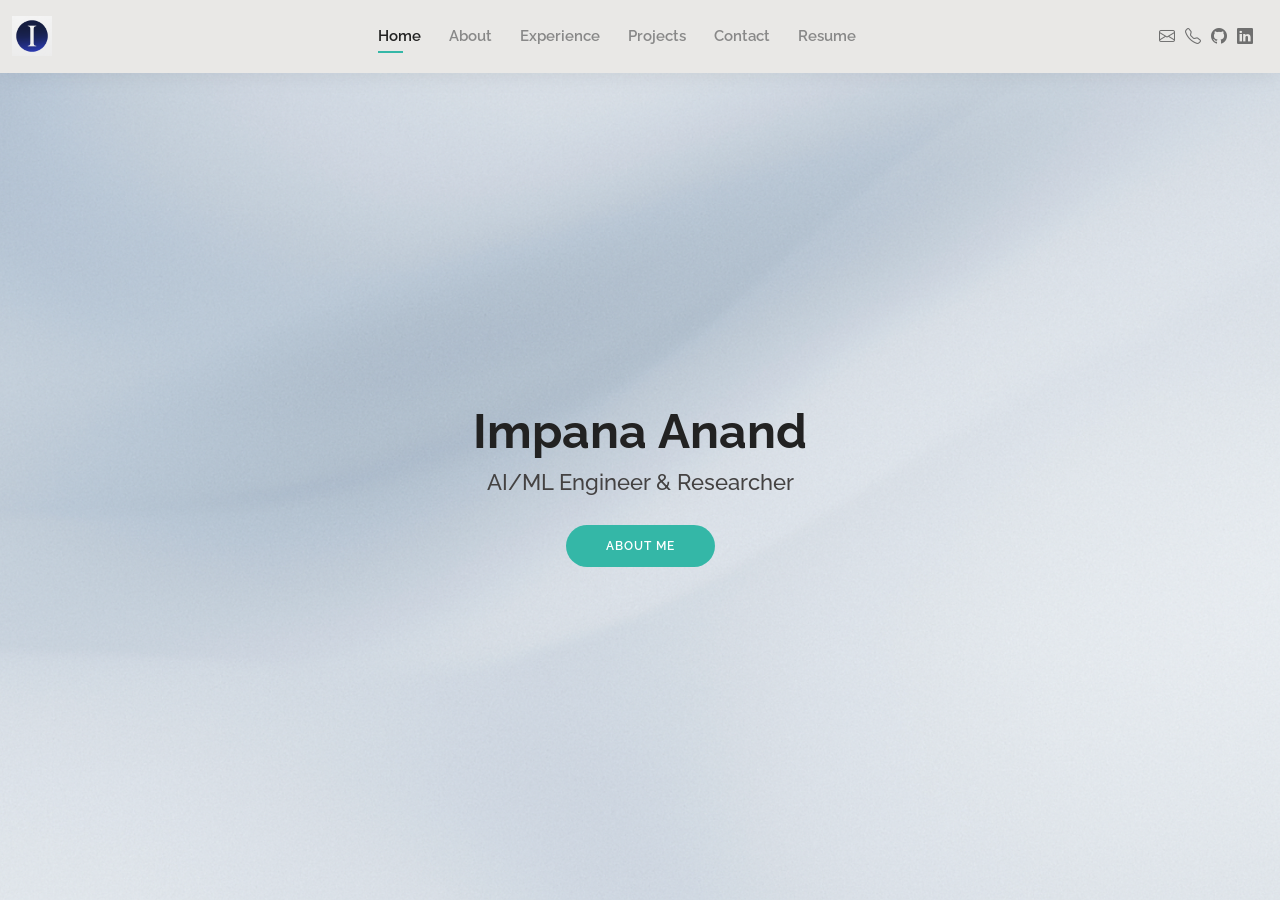
<file: index.html>
<!DOCTYPE html>
<html lang="en">

<head>
  <meta charset="utf-8">
  <meta content="width=device-width, initial-scale=1.0" name="viewport">

  <title>Impana Anand - Portfolio</title>
  <meta content="Portfolio of Impana Anand, AI/ML Engineer" name="description">
  <meta content="AI, Machine Learning, Deep Learning, NLP, Generative AI, Portfolio" name="keywords">

  <link href="assets/img/favicon.png" rel="icon">
  <link href="assets/img/apple-touch-icon.png" rel="apple-touch-icon">

  <link href="https://fonts.googleapis.com/css?family=Open+Sans:300,300i,400,400i,600,600i,700,700i|Raleway:300,300i,400,400i,500,500i,600,600i,700,700i|Poppins:300,300i,400,400i,500,500i,600,600i,700,700i" rel="stylesheet">

  <link href="assets/vendor/aos/aos.css" rel="stylesheet">
  <link href="assets/vendor/bootstrap/css/bootstrap.min.css" rel="stylesheet">
  <link href="assets/vendor/bootstrap-icons/bootstrap-icons.css" rel="stylesheet">
  <link href="assets/vendor/boxicons/css/boxicons.min.css" rel="stylesheet">
  <link href="assets/vendor/glightbox/css/glightbox.min.css" rel="stylesheet">
  <link href="assets/vendor/swiper/swiper-bundle.min.css" rel="stylesheet">

  <link href="assets/css/style.css" rel="stylesheet">
</head>

<body>

  <header id="header" class="fixed-top">
    <div class="container-fluid d-flex justify-content-between align-items-center">

      <a href="index.html" class="logo"><img src="assets/img/favicon.png" alt="" class="img-fluid"></a>

      <nav id="navbar" class="navbar order-last order-lg-0">
        <ul>
          <li><a class="active" href="index.html">Home</a></li>
          <li><a href="about.html">About</a></li>
          <li><a href="experience.html">Experience</a></li>
          <li><a href="projects.html">Projects</a></li>
          <li><a href="contact.html">Contact</a></li>
          <li><a href="Impana_Anand_Resume.pdf">Resume</a></li>
        </ul>
        <i class="bi bi-list mobile-nav-toggle"></i>
      </nav>

      <div class="header-social-links">
        <a href="mailto:impanaashok@gmail.com" class="email"><i class="bi bi-envelope"></i></a>
        <a href="tel:+917411734573" class="telephone"><i class="bi bi-telephone"></i></a>
        <a href="https://github.com/IMPANAANAND" class="github"><i class="bi bi-github"></i></a>
        <a href="https://www.linkedin.com/in/impana-anand-a6626a228/" class="linkedin"><i class="bi bi-linkedin"></i></a>
      </div>

    </div>
  </header>

  <section id="hero" class="d-flex align-items-center">
    <div class="container d-flex flex-column align-items-center" data-aos="zoom-in" data-aos-delay="100">
      <h1>Impana Anand</h1>
      <h2>AI/ML Engineer & Researcher</h2>
      <a href="about.html" class="btn-about">About Me</a>
    </div>
  </section>

  <div id="preloader"></div>
  <a href="#" class="back-to-top d-flex align-items-center justify-content-center"><i class="bi bi-arrow-up-short"></i></a>

  <script src="assets/vendor/purecounter/purecounter_vanilla.js"></script>
  <script src="assets/vendor/aos/aos.js"></script>
  <script src="assets/vendor/bootstrap/js/bootstrap.bundle.min.js"></script>
  <script src="assets/vendor/glightbox/js/glightbox.min.js"></script>
  <script src="assets/vendor/isotope-layout/isotope.pkgd.min.js"></script>
  <script src="assets/vendor/swiper/swiper-bundle.min.js"></script>
  <script src="assets/vendor/waypoints/noframework.waypoints.js"></script>
  <script src="assets/vendor/php-email-form/validate.js"></script>

  <script src="assets/js/main.js"></script>

</body>

</html>
</file>
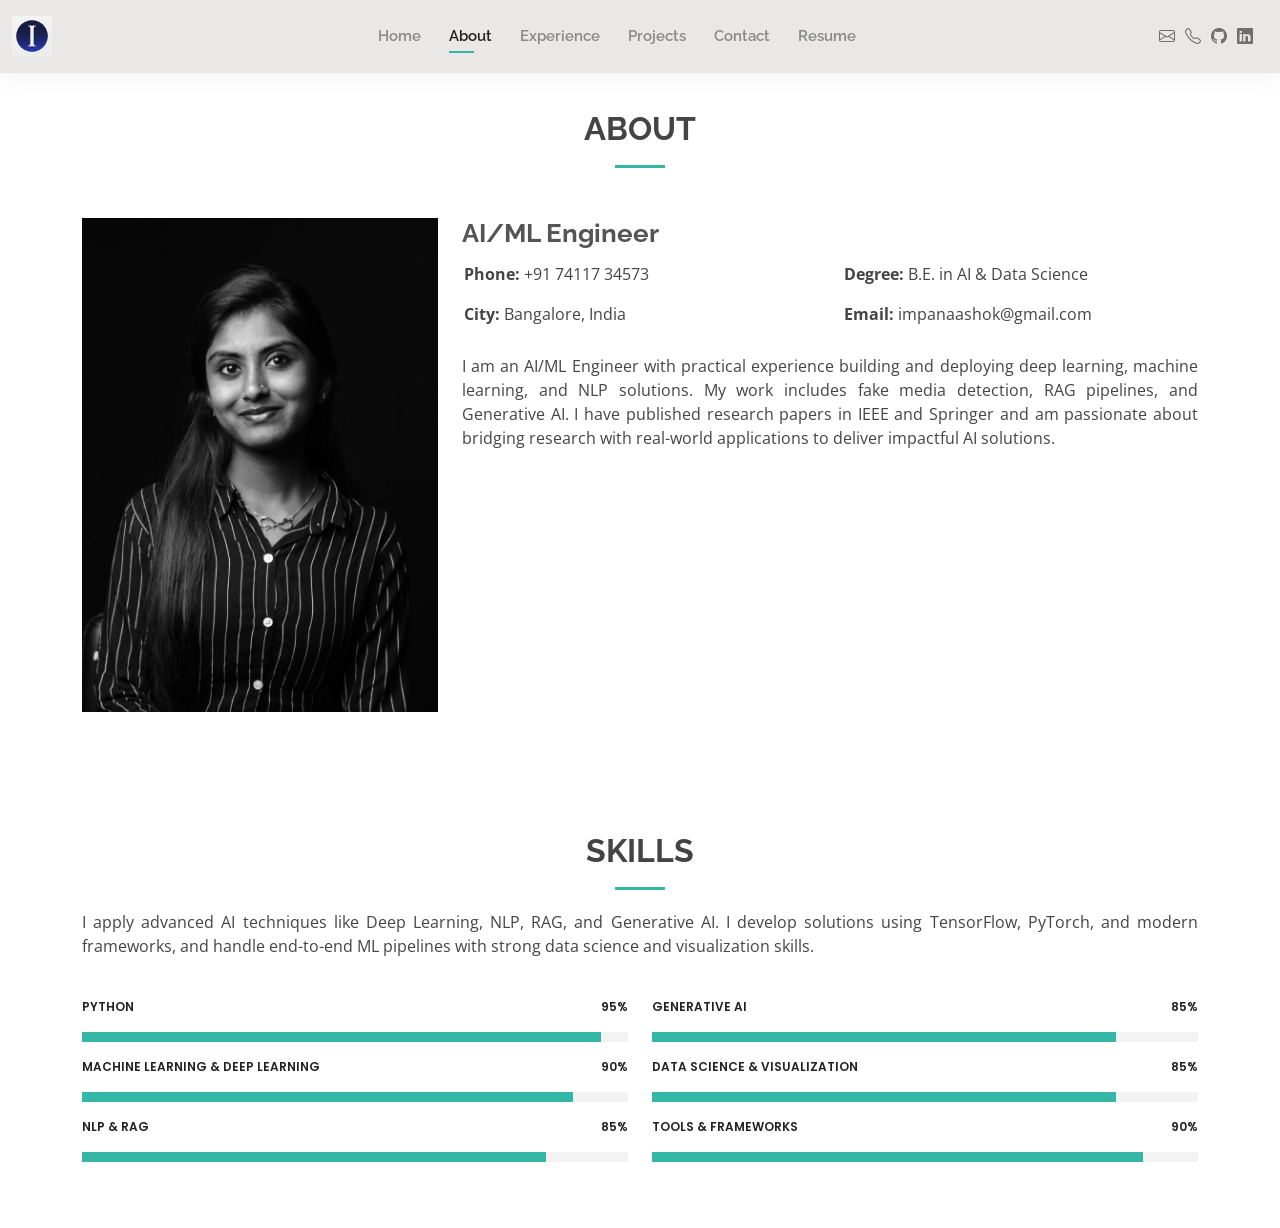
<file: about.html>
<!DOCTYPE html>
<html lang="en">

<head>
  <meta charset="utf-8">
  <meta content="width=device-width, initial-scale=1.0" name="viewport">

  <title>About - Impana Anand</title>
  <meta content="AI/ML Engineer Portfolio" name="description">
  <meta content="AI, ML, Deep Learning, NLP, RAG, Generative AI" name="keywords">

  <link href="assets/img/favicon.png" rel="icon">
  <link href="assets/img/apple-touch-icon.png" rel="apple-touch-icon">

  <link href="https://fonts.googleapis.com/css?family=Open+Sans:300,300i,400,400i,600,600i,700,700i|Raleway:300,300i,400,400i,500,500i,600,600i,700,700i|Poppins:300,300i,400,400i,500,500i,600,600i,700,700i" rel="stylesheet">

  <link href="assets/vendor/aos/aos.css" rel="stylesheet">
  <link href="assets/vendor/bootstrap/css/bootstrap.min.css" rel="stylesheet">
  <link href="assets/vendor/bootstrap-icons/bootstrap-icons.css" rel="stylesheet">
  <link href="assets/vendor/boxicons/css/boxicons.min.css" rel="stylesheet">
  <link href="assets/vendor/glightbox/css/glightbox.min.css" rel="stylesheet">
  <link href="assets/vendor/swiper/swiper-bundle.min.css" rel="stylesheet">

  <link href="assets/css/style.css" rel="stylesheet">
</head>

<body>

  <header id="header" class="fixed-top">
    <div class="container-fluid d-flex justify-content-between align-items-center">

      <a href="index.html" class="logo"><img src="assets/img/favicon.png" alt="" class="img-fluid"></a>

      <nav id="navbar" class="navbar order-last order-lg-0">
        <ul>
          <li><a href="index.html">Home</a></li>
          <li><a class="active" href="about.html">About</a></li>
          <li><a href="experience.html">Experience</a></li>
          <li><a href="projects.html">Projects</a></li>
          <li><a href="contact.html">Contact</a></li>
          <li><a href="Impana_Anand_Resume.pdf">Resume</a></li>
        </ul>
        <i class="bi bi-list mobile-nav-toggle"></i>
      </nav>

      <div class="header-social-links">
        <a href="mailto:impanaashok@gmail.com" class="email"><i class="bi bi-envelope"></i></a>
        <a href="tel:+917411734573" class="telephone"><i class="bi bi-telephone"></i></a>
        <a href="https://github.com/IMPANAANAND" class="github"><i class="bi bi-github"></i></a>
        <a href="https://www.linkedin.com/in/impana-anand-a6626a228/" class="linkedin"><i class="bi bi-linkedin"></i></a>
      </div>

    </div>
  </header>

  <main id="main">

    <section id="about" class="about">
      <div class="container" data-aos="fade-up">

        <div class="section-title">
          <h2>About</h2>
        </div>

        <div class="row">
          <div class="col-lg-4">
            <img src="assets/img/Profile_Pic.JPG" class="img-fluid" alt="Impana Anand">
          </div>
          
          <div class="col-lg-8 pt-4 pt-lg-0 content">
            <h3>AI/ML Engineer</h3>
            
            <div class="row">
              <div class="col-lg-6">
                <ul>
                  <li><i class="bi bi-rounded-right"></i> <strong>Phone:</strong> +91 74117 34573</li>
                  <li><i class="bi bi-rounded-right"></i> <strong>City:</strong> Bangalore, India</li>
                </ul>
              </div>
              <div class="col-lg-6">
                <ul>
                  <li><i class="bi bi-rounded-right"></i> <strong>Degree:</strong> B.E. in AI & Data Science</li>
                  <li><i class="bi bi-rounded-right"></i> <strong>Email:</strong> impanaashok@gmail.com</li>
                </ul>
              </div>
            </div>
            <p>I am an AI/ML Engineer with practical experience building and deploying deep learning, machine learning, and NLP solutions. My work includes fake media detection, RAG pipelines, and Generative AI. I have published research papers in IEEE and Springer and am passionate about bridging research with real-world applications to deliver impactful AI solutions.</p>
          </div>
        </div>

      </div>
    </section>

    <section id="skills" class="skills">
      <div class="container">

        <div class="section-title">
          <h2>Skills</h2>
          <p>I apply advanced AI techniques like Deep Learning, NLP, RAG, and Generative AI. I develop solutions using TensorFlow, PyTorch, and modern frameworks, and handle end-to-end ML pipelines with strong data science and visualization skills.</p>
        </div>

        <div class="row skills-content">

          <div class="col-lg-6">

            <div class="progress">
              <span class="skill"> Python <i class="val">95%</i></span>
              <div class="progress-bar-wrap">
                <div class="progress-bar" role="progressbar" aria-valuenow="95" aria-valuemin="0" aria-valuemax="100"></div>
              </div>
            </div>

            <div class="progress">
              <span class="skill"> Machine Learning & Deep Learning <i class="val">90%</i></span>
              <div class="progress-bar-wrap">
                <div class="progress-bar" role="progressbar" aria-valuenow="90" aria-valuemin="0" aria-valuemax="100"></div>
              </div>
            </div>

            <div class="progress">
              <span class="skill"> NLP & RAG <i class="val">85%</i></span>
              <div class="progress-bar-wrap">
                <div class="progress-bar" role="progressbar" aria-valuenow="85" aria-valuemin="0" aria-valuemax="100"></div>
              </div>
            </div>

          </div>

          <div class="col-lg-6">

            <div class="progress">
              <span class="skill"> Generative AI <i class="val">85%</i></span>
              <div class="progress-bar-wrap">
                <div class="progress-bar" role="progressbar" aria-valuenow="85" aria-valuemin="0" aria-valuemax="100"></div>
              </div>
            </div>

            <div class="progress">
              <span class="skill"> Data Science & Visualization <i class="val">85%</i></span>
              <div class="progress-bar-wrap">
                <div class="progress-bar" role="progressbar" aria-valuenow="85" aria-valuemin="0" aria-valuemax="100"></div>
              </div>
            </div>

            <div class="progress">
              <span class="skill"> Tools & Frameworks <i class="val">90%</i></span>
              <div class="progress-bar-wrap">
                <div class="progress-bar" role="progressbar" aria-valuenow="90" aria-valuemin="0" aria-valuemax="100"></div>
              </div>
            </div>

          </div>

        </div>

      </div>
    </section>

  <div id="preloader"></div>
  <a href="#" class="back-to-top d-flex align-items-center justify-content-center"><i class="bi bi-arrow-up-short"></i></a>

  <script src="assets/vendor/purecounter/purecounter_vanilla.js"></script>
  <script src="assets/vendor/aos/aos.js"></script>
  <script src="assets/vendor/bootstrap/js/bootstrap.bundle.min.js"></script>
  <script src="assets/vendor/glightbox/js/glightbox.min.js"></script>
  <script src="assets/vendor/isotope-layout/isotope.pkgd.min.js"></script>
  <script src="assets/vendor/swiper/swiper-bundle.min.js"></script>
  <script src="assets/vendor/waypoints/noframework.waypoints.js"></script>
  <script src="assets/vendor/php-email-form/validate.js"></script>

  <script src="assets/js/main.js"></script>

</body>

</html>
</file>
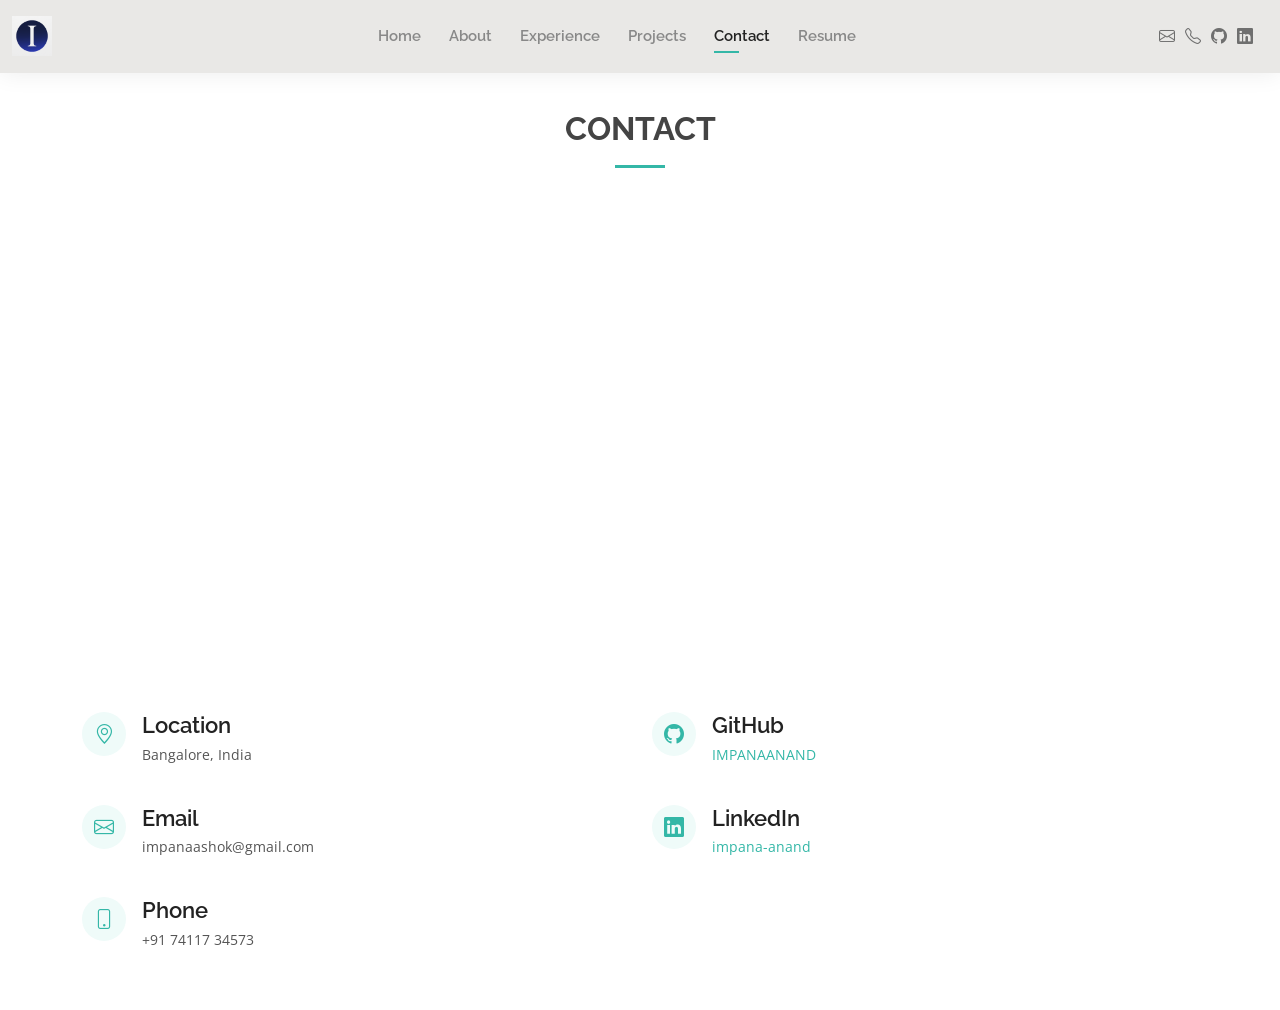
<file: contact.html>
<!DOCTYPE html>
<html lang="en">

<head>
  <meta charset="utf-8">
  <meta content="width=device-width, initial-scale=1.0" name="viewport">

  <title>Contact - Impana Anand</title>
  <meta content="" name="description">
  <meta content="" name="keywords">

  <link href="assets/img/favicon.png" rel="icon">
  <link href="assets/img/apple-touch-icon.png" rel="apple-touch-icon">

  <link href="https://fonts.googleapis.com/css?family=Open+Sans:300,300i,400,400i,600,600i,700,700i|Raleway:300,300i,400,400i,500,500i,600,600i,700,700i|Poppins:300,300i,400,400i,500,500i,600,600i,700,700i" rel="stylesheet">

  <link href="assets/vendor/aos/aos.css" rel="stylesheet">
  <link href="assets/vendor/bootstrap/css/bootstrap.min.css" rel="stylesheet">
  <link href="assets/vendor/bootstrap-icons/bootstrap-icons.css" rel="stylesheet">
  <link href="assets/vendor/boxicons/css/boxicons.min.css" rel="stylesheet">
  <link href="assets/vendor/glightbox/css/glightbox.min.css" rel="stylesheet">
  <link href="assets/vendor/swiper/swiper-bundle.min.css" rel="stylesheet">

  <link href="assets/css/style.css" rel="stylesheet">

</head>

<body>

  <header id="header" class="fixed-top">
    <div class="container-fluid d-flex justify-content-between align-items-center">

      <a href="index.html" class="logo"><img src="assets/img/favicon.png" alt="" class="img-fluid"></a>

      <nav id="navbar" class="navbar order-last order-lg-0">
        <ul>
          <li><a href="index.html">Home</a></li>
          <li><a href="about.html">About</a></li>
          <li><a href="experience.html">Experience</a></li>
          <li><a href="projects.html">Projects</a></li>
          <li><a class="active" href="contact.html">Contact</a></li>
          <li><a href="Impana_Anand_Resume.pdf">Resume</a></li>
        </ul>
        <i class="bi bi-list mobile-nav-toggle"></i>
      </nav>

      <div class="header-social-links">
        <a href="mailto:impanaashok@gmail.com" class="email"><i class="bi bi-envelope"></i></a>
        <a href="tel:+917411734573" class="telephone"><i class="bi bi-telephone"></i></a>
        <a href="https://github.com/IMPANAANAND" class="github"><i class="bi bi-github"></i></a>
        <a href="https://www.linkedin.com/in/impana-anand-a6626a228/" class="linkedin"><i class="bi bi-linkedin"></i></a>
      </div>

    </div>

  </header>

  <main id="main">

    <section id="contact" class="contact">
      <div class="container" data-aos="fade-up">

        <div class="section-title">
          <h2>Contact</h2>
        </div>

        <div style="width: 100%">
          <iframe width="100%" height="400" frameborder="0" scrolling="no" marginheight="0" marginwidth="0"
            src="https://maps.google.com/maps?width=100%25&amp;height=400&amp;hl=en&amp;q=Bangalore,%20India+(Impana%20Anand)&amp;t=&amp;z=12&amp;ie=UTF8&amp;iwloc=B&amp;output=embed">
          </iframe>
        </div>

        <div class="row mt-5">

          <div class="col-lg-6">

            <div class="info">
              <div class="address">
                <i class="bi bi-geo-alt"></i>
                <h4>Location</h4>
                <p>Bangalore, India</p>
              </div>

              <div class="email">
                <i class="bi bi-envelope"></i>
                <h4>Email</h4>
                <p>impanaashok@gmail.com</p>
              </div>

              <div class="phone">
                <i class="bi bi-phone"></i>
                <h4>Phone</h4>
                <p>+91 74117 34573</p>
              </div>

            </div>

          </div>

          <div class="col-lg-6">

            <div class="info">
              <div class="github">
                <i class="bi bi-github"></i>
                <h4>GitHub</h4>
                <p><a href="https://github.com/IMPANAANAND">IMPANAANAND</a></p>
              </div>

              <div class="linkedin">
                <i class="bi bi-linkedin"></i>
                <h4>LinkedIn</h4>
                <p><a href="https://www.linkedin.com/in/impana-anand-a6626a228/">impana-anand</a></p>
              </div>

            </div>

          </div>

        </div>

      </div>
    </section>

  </main>

  <div id="preloader"></div>
  <a href="#" class="back-to-top d-flex align-items-center justify-content-center"><i
      class="bi bi-arrow-up-short"></i></a>

  <script src="assets/vendor/purecounter/purecounter_vanilla.js"></script>
  <script src="assets/vendor/aos/aos.js"></script>
  <script src="assets/vendor/bootstrap/js/bootstrap.bundle.min.js"></script>
  <script src="assets/vendor/glightbox/js/glightbox.min.js"></script>
  <script src="assets/vendor/isotope-layout/isotope.pkgd.min.js"></script>
  <script src="assets/vendor/swiper/swiper-bundle.min.js"></script>
  <script src="assets/vendor/waypoints/noframework.waypoints.js"></script>
  <script src="assets/vendor/php-email-form/validate.js"></script>

  <script src="assets/js/main.js"></script>

</body>

</html>
</file>
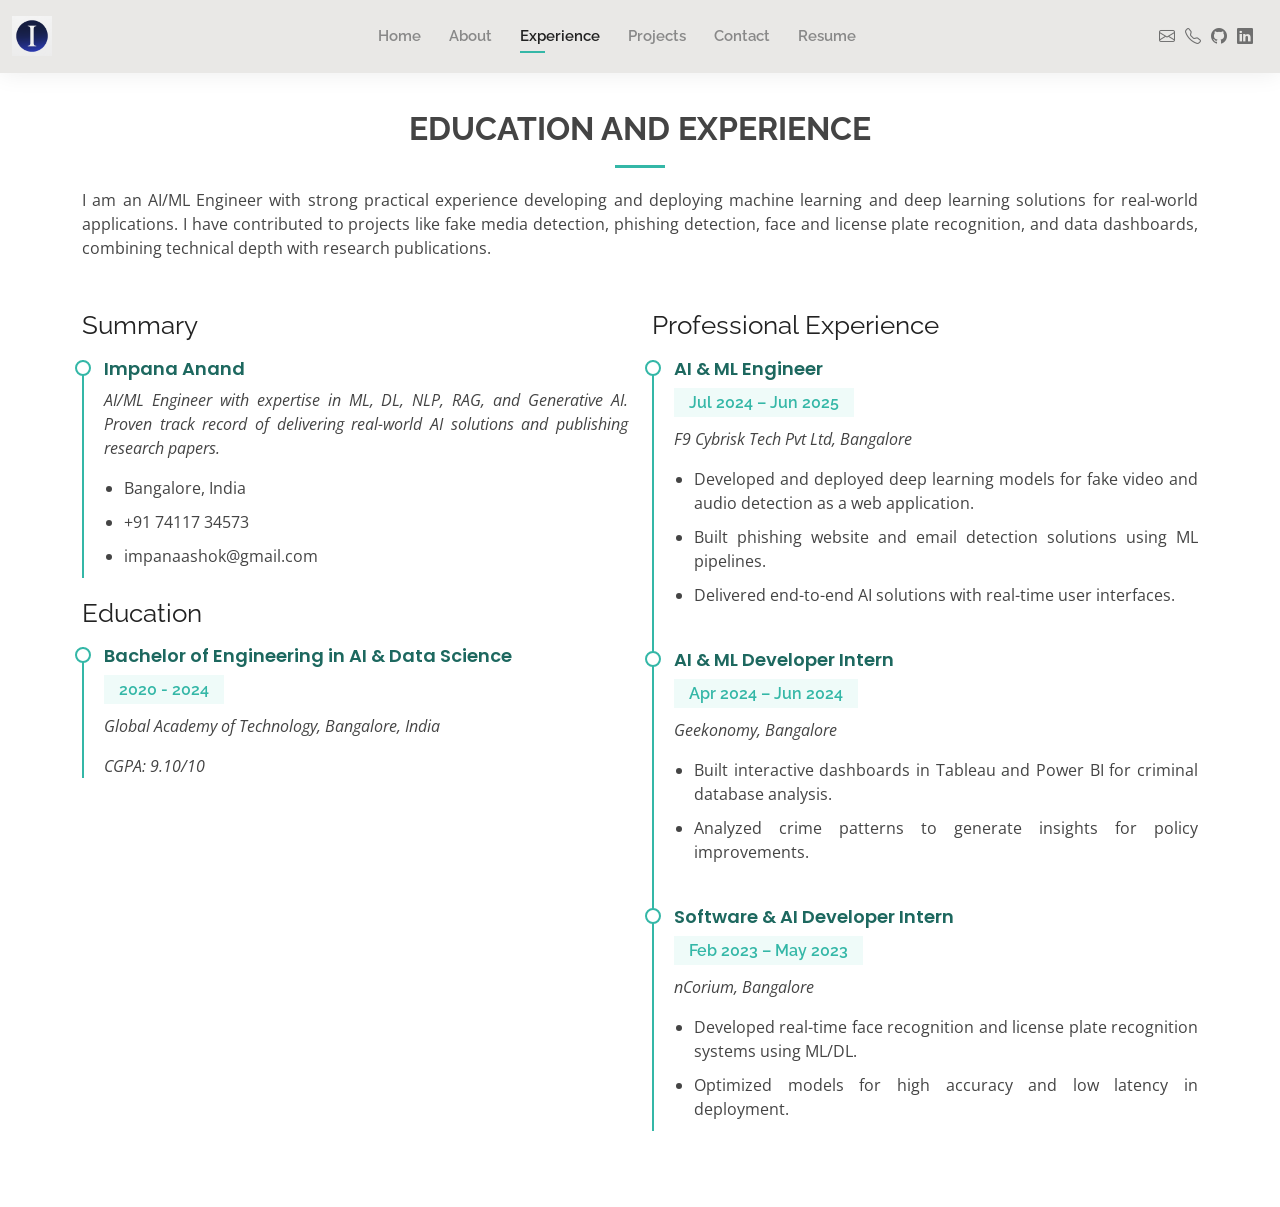
<file: experience.html>
<!DOCTYPE html>
<html lang="en">

<head>
  <meta charset="utf-8">
  <meta content="width=device-width, initial-scale=1.0" name="viewport">

  <title>Experience - Impana Anand</title>
  <meta content="AI/ML Engineer Experience Portfolio" name="description">
  <meta content="AI, Machine Learning, Deep Learning, NLP, RAG, Generative AI" name="keywords">

  <link href="assets/img/favicon.png" rel="icon">
  <link href="assets/img/apple-touch-icon.png" rel="apple-touch-icon">

  <link href="https://fonts.googleapis.com/css?family=Open+Sans:300,300i,400,400i,600,600i,700,700i|Raleway:300,300i,400,400i,500,500i,600,600i,700,700i|Poppins:300,300i,400,400i,500,500i,600,600i,700,700i" rel="stylesheet">

  <link href="assets/vendor/aos/aos.css" rel="stylesheet">
  <link href="assets/vendor/bootstrap/css/bootstrap.min.css" rel="stylesheet">
  <link href="assets/vendor/bootstrap-icons/bootstrap-icons.css" rel="stylesheet">
  <link href="assets/vendor/boxicons/css/boxicons.min.css" rel="stylesheet">
  <link href="assets/vendor/glightbox/css/glightbox.min.css" rel="stylesheet">
  <link href="assets/vendor/swiper/swiper-bundle.min.css" rel="stylesheet">

  <link href="assets/css/style.css" rel="stylesheet">
</head>

<body>

  <header id="header" class="fixed-top">
    <div class="container-fluid d-flex justify-content-between align-items-center">

      <a href="index.html" class="logo"><img src="assets/img/favicon.png" alt="" class="img-fluid"></a>

      <nav id="navbar" class="navbar order-last order-lg-0">
        <ul>
          <li><a href="index.html">Home</a></li>
          <li><a href="about.html">About</a></li>
          <li><a class="active" href="experience.html">Experience</a></li>
          <li><a href="projects.html">Projects</a></li>
          <li><a href="contact.html">Contact</a></li>
          <li><a href="Impana_Anand_Resume.pdf">Resume</a></li>
        </ul>
        <i class="bi bi-list mobile-nav-toggle"></i>
      </nav>

      <div class="header-social-links">
        <a href="mailto:impanaashok@gmail.com" class="email"><i class="bi bi-envelope"></i></a>
        <a href="tel:+917411734573" class="telephone"><i class="bi bi-telephone"></i></a>
        <a href="https://github.com/IMPANAANAND" class="github"><i class="bi bi-github"></i></a>
        <a href="https://www.linkedin.com/in/impana-anand-a6626a228/" class="linkedin"><i class="bi bi-linkedin"></i></a>
      </div>

    </div>
  </header>

  <main id="main">

    <section id="resume" class="resume">
      <div class="container" data-aos="fade-up">

        <div class="section-title">
          <h2>Education and Experience</h2>
          <p>I am an AI/ML Engineer with strong practical experience developing and deploying machine learning and deep learning solutions for real-world applications. I have contributed to projects like fake media detection, phishing detection, face and license plate recognition, and data dashboards, combining technical depth with research publications.</p>
        </div>

        <div class="row">
          <div class="col-lg-6">
            <h3 class="resume-title">Summary</h3>
            <div class="resume-item pb-0">
              <h4>Impana Anand</h4>
              <p><em>AI/ML Engineer with expertise in ML, DL, NLP, RAG, and Generative AI. Proven track record of delivering real-world AI solutions and publishing research papers.</em></p>
              <p>
              <ul>
                <li>Bangalore, India</li>
                <li>+91 74117 34573</li>
                <li>impanaashok@gmail.com</li>
              </ul>
              </p>
            </div>

            <h3 class="resume-title">Education</h3>
            <div class="resume-item">
              <h4>Bachelor of Engineering in AI & Data Science</h4>
              <h5>2020 - 2024</h5>
              <p><em>Global Academy of Technology, Bangalore, India</em></p>
              <p><em>CGPA: 9.10/10</em></p>
            </div>
          </div>

          <div class="col-lg-6">
            <h3 class="resume-title">Professional Experience</h3>
            <div class="resume-item">
              <h4>AI & ML Engineer</h4>
              <h5>Jul 2024 – Jun 2025</h5>
              <p><em>F9 Cybrisk Tech Pvt Ltd, Bangalore</em></p>
              <p>
              <ul>
                <li>Developed and deployed deep learning models for fake video and audio detection as a web application.</li>
                <li>Built phishing website and email detection solutions using ML pipelines.</li>
                <li>Delivered end-to-end AI solutions with real-time user interfaces.</li>
              </ul>
              </p>
            </div>

            <div class="resume-item">
              <h4>AI & ML Developer Intern</h4>
              <h5>Apr 2024 – Jun 2024</h5>
              <p><em>Geekonomy, Bangalore</em></p>
              <p>
              <ul>
                <li>Built interactive dashboards in Tableau and Power BI for criminal database analysis.</li>
                <li>Analyzed crime patterns to generate insights for policy improvements.</li>
              </ul>
              </p>
            </div>

            <div class="resume-item">
              <h4>Software & AI Developer Intern</h4>
              <h5>Feb 2023 – May 2023</h5>
              <p><em>nCorium, Bangalore</em></p>
              <p>
              <ul>
                <li>Developed real-time face recognition and license plate recognition systems using ML/DL.</li>
                <li>Optimized models for high accuracy and low latency in deployment.</li>
              </ul>
              </p>
            </div>
          </div>
        </div>

      </div>
    </section>

  </main>

  <div id="preloader"></div>
  <a href="#" class="back-to-top d-flex align-items-center justify-content-center"><i class="bi bi-arrow-up-short"></i></a>

  <script src="assets/vendor/purecounter/purecounter_vanilla.js"></script>
  <script src="assets/vendor/aos/aos.js"></script>
  <script src="assets/vendor/bootstrap/js/bootstrap.bundle.min.js"></script>
  <script src="assets/vendor/glightbox/js/glightbox.min.js"></script>
  <script src="assets/vendor/isotope-layout/isotope.pkgd.min.js"></script>
  <script src="assets/vendor/swiper/swiper-bundle.min.js"></script>
  <script src="assets/vendor/waypoints/noframework.waypoints.js"></script>
  <script src="assets/vendor/php-email-form/validate.js"></script>

  <script src="assets/js/main.js"></script>

</body>

</html>
</file>
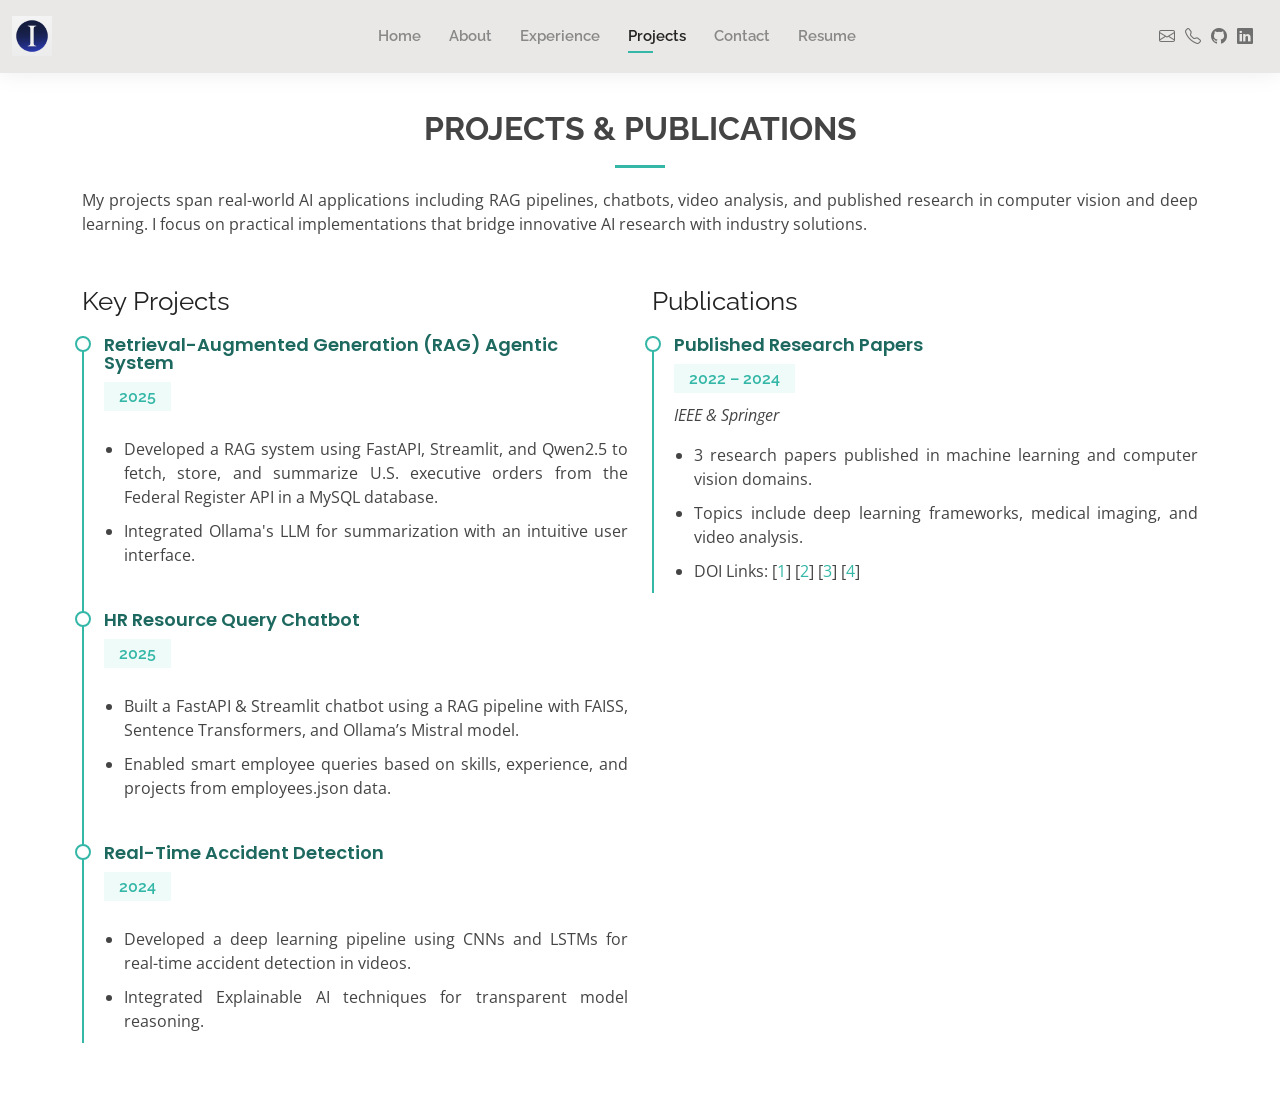
<file: projects.html>
<!DOCTYPE html>
<html lang="en">

<head>
  <meta charset="utf-8">
  <meta content="width=device-width, initial-scale=1.0" name="viewport">

  <title>Projects - Impana Anand</title>
  <meta content="Key Projects and Research Publications by Impana Anand" name="description">
  <meta content="AI, ML, Deep Learning, NLP, RAG, Generative AI, Projects, Publications" name="keywords">

  <link href="assets/img/favicon.png" rel="icon">
  <link href="assets/img/apple-touch-icon.png" rel="apple-touch-icon">

  <link href="https://fonts.googleapis.com/css?family=Open+Sans:300,300i,400,400i,600,600i,700,700i|Raleway:300,300i,400,400i,500,500i,600,600i,700,700i|Poppins:300,300i,400,400i,500,500i,600,600i,700,700i" rel="stylesheet">

  <link href="assets/vendor/aos/aos.css" rel="stylesheet">
  <link href="assets/vendor/bootstrap/css/bootstrap.min.css" rel="stylesheet">
  <link href="assets/vendor/bootstrap-icons/bootstrap-icons.css" rel="stylesheet">
  <link href="assets/vendor/boxicons/css/boxicons.min.css" rel="stylesheet">
  <link href="assets/vendor/glightbox/css/glightbox.min.css" rel="stylesheet">
  <link href="assets/vendor/swiper/swiper-bundle.min.css" rel="stylesheet">

  <link href="assets/css/style.css" rel="stylesheet">
</head>

<body>

  <header id="header" class="fixed-top">
    <div class="container-fluid d-flex justify-content-between align-items-center">

      <a href="index.html" class="logo"><img src="assets/img/favicon.png" alt="" class="img-fluid"></a>

      <nav id="navbar" class="navbar order-last order-lg-0">
        <ul>
          <li><a href="index.html">Home</a></li>
          <li><a href="about.html">About</a></li>
          <li><a href="experience.html">Experience</a></li>
          <li><a class="active" href="projects.html">Projects</a></li>
          <li><a href="contact.html">Contact</a></li>
          <li><a href="Impana_Anand_Resume.pdf">Resume</a></li>
        </ul>
        <i class="bi bi-list mobile-nav-toggle"></i>
      </nav>

      <div class="header-social-links">
        <a href="mailto:impanaashok@gmail.com" class="email"><i class="bi bi-envelope"></i></a>
        <a href="tel:+917411734573" class="telephone"><i class="bi bi-telephone"></i></a>
        <a href="https://github.com/IMPANAANAND" class="github"><i class="bi bi-github"></i></a>
        <a href="https://www.linkedin.com/in/impana-anand-a6626a228/" class="linkedin"><i class="bi bi-linkedin"></i></a>
      </div>

    </div>
  </header>

  <main id="main">

    <section id="resume" class="resume">
      <div class="container" data-aos="fade-up">

        <div class="section-title">
          <h2>Projects & Publications</h2>
          <p>My projects span real-world AI applications including RAG pipelines, chatbots, video analysis, and published research in computer vision and deep learning. I focus on practical implementations that bridge innovative AI research with industry solutions.</p>
        </div>

        <div class="row">
          <div class="col-lg-6">

            <h3 class="resume-title">Key Projects</h3>

            <div class="resume-item">
              <h4>Retrieval-Augmented Generation (RAG) Agentic System</h4>
              <h5>2025</h5>
              <p>
                <ul>
                  <li>Developed a RAG system using FastAPI, Streamlit, and Qwen2.5 to fetch, store, and summarize U.S. executive orders from the Federal Register API in a MySQL database.</li>
                  <li>Integrated Ollama's LLM for summarization with an intuitive user interface.</li>
                </ul>
              </p>
            </div>

            <div class="resume-item">
              <h4>HR Resource Query Chatbot</h4>
              <h5>2025</h5>
              <p>
                <ul>
                  <li>Built a FastAPI & Streamlit chatbot using a RAG pipeline with FAISS, Sentence Transformers, and Ollama’s Mistral model.</li>
                  <li>Enabled smart employee queries based on skills, experience, and projects from employees.json data.</li>
                </ul>
              </p>
            </div>

            <div class="resume-item">
              <h4>Real-Time Accident Detection</h4>
              <h5>2024</h5>
              <p>
                <ul>
                  <li>Developed a deep learning pipeline using CNNs and LSTMs for real-time accident detection in videos.</li>
                  <li>Integrated Explainable AI techniques for transparent model reasoning.</li>
                </ul>
              </p>
            </div>

          </div>

          <div class="col-lg-6">

            <h3 class="resume-title">Publications</h3>

            <div class="resume-item">
              <h4>Published Research Papers</h4>
              <h5>2022 – 2024</h5>
              <p><em>IEEE & Springer</em></p>
              <p>
                <ul>
                  <li>3 research papers published in machine learning and computer vision domains.</li>
                  <li>Topics include deep learning frameworks, medical imaging, and video analysis.</li>
                  <li>DOI Links:
                    [<a href="https://doi.org/xxxxxx1">1</a>]
                    [<a href="https://doi.org/xxxxxx2">2</a>]
                    [<a href="https://link.springer.com/xxxxxx3">3</a>]
                    [<a href="https://link.springer.com/xxxxxx4">4</a>]
                  </li>
                </ul>
              </p>
            </div>

          </div>
        </div>

      </div>
    </section>

  </main>

  <div id="preloader"></div>
  <a href="#" class="back-to-top d-flex align-items-center justify-content-center"><i class="bi bi-arrow-up-short"></i></a>

  <script src="assets/vendor/purecounter/purecounter_vanilla.js"></script>
  <script src="assets/vendor/aos/aos.js"></script>
  <script src="assets/vendor/bootstrap/js/bootstrap.bundle.min.js"></script>
  <script src="assets/vendor/glightbox/js/glightbox.min.js"></script>
  <script src="assets/vendor/isotope-layout/isotope.pkgd.min.js"></script>
  <script src="assets/vendor/swiper/swiper-bundle.min.js"></script>
  <script src="assets/vendor/waypoints/noframework.waypoints.js"></script>
  <script src="assets/vendor/php-email-form/validate.js"></script>

  <script src="assets/js/main.js"></script>

</body>

</html>
</file>
<file: assets/css/style.css>
/*--------------------------------------------------------------
# General
--------------------------------------------------------------*/
body {
  font-family: "Open Sans", sans-serif;
  color: #444444;
}

a {
  color: #34b7a7;
  text-decoration: none;
}

a:hover {
  color: #51cdbe;
  text-decoration: none;
}

h1,
h2,
h3,
h4,
h5,
h6 {
  font-family: "Raleway", sans-serif;
}

#main {
  margin-top: 50px;
}

@media (max-width: 992px) {
  #main {
    margin-top: 30px;
  }
}

/*--------------------------------------------------------------
# Preloader
--------------------------------------------------------------*/
#preloader {
  position: fixed;
  top: 0;
  left: 0;
  right: 0;
  bottom: 0;
  z-index: 9999;
  overflow: hidden;
  background: #fff;
}

#preloader:before {
  content: "";
  position: fixed;
  top: calc(50% - 30px);
  left: calc(50% - 30px);
  border: 6px solid #34b7a7;
  border-top-color: #dcf5f2;
  border-radius: 50%;
  width: 60px;
  height: 60px;
  animation: animate-preloader 1s linear infinite;
}

@keyframes animate-preloader {
  0% {
    transform: rotate(0deg);
  }

  100% {
    transform: rotate(360deg);
  }
}

/*--------------------------------------------------------------
# Back to top button
--------------------------------------------------------------*/
.back-to-top {
  position: fixed;
  visibility: hidden;
  opacity: 0;
  right: 15px;
  bottom: 15px;
  z-index: 996;
  background: #34b7a7;
  width: 40px;
  height: 40px;
  border-radius: 50px;
  transition: all 0.4s;
}

.back-to-top i {
  font-size: 24px;
  color: #fff;
  line-height: 0;
}

.back-to-top:hover {
  background: #49cbbb;
  color: #fff;
}

.back-to-top.active {
  visibility: visible;
  opacity: 1;
}

/*--------------------------------------------------------------
# Header
--------------------------------------------------------------*/
#header {
  background: #e9e8e6;
  box-shadow: 0px 0px 25px 0 rgba(0, 0, 0, 0.08);
  z-index: 997;
  padding: 15px 0;
}

#header .logo {
  font-size: 32px;
  margin: 0;
  padding: 0;
  line-height: 1;
  font-weight: 400;
  letter-spacing: 2px;
  text-transform: uppercase;
}

#header .logo a {
  color: #222222;
}

#header .logo img {
  max-height: 40px;
}

@media (max-width: 992px) {
  #header .logo {
    font-size: 28px;
  }
}

/*--------------------------------------------------------------
# Header Social Links
--------------------------------------------------------------*/
.header-social-links {
  padding-right: 15px;
}

.header-social-links a {
  color: #6f6f6f;
  padding-left: 6px;
  display: inline-block;
  line-height: 0px;
  transition: 0.3s;
  font-size: 16px;
}

.header-social-links a:hover {
  color: #34b7a7;
}

/*--------------------------------------------------------------
# Navigation Menu
--------------------------------------------------------------*/
/**
* Desktop Navigation 
*/
.navbar {
  padding: 0;
}

.navbar ul {
  margin: 0;
  padding: 0;
  display: flex;
  list-style: none;
  align-items: center;
}

.navbar li {
  position: relative;
  padding: 10px 0 10px 28px;
}

.navbar a,
.navbar a:focus {
  display: flex;
  align-items: center;
  justify-content: space-between;
  font-family: "Raleway", sans-serif;
  font-size: 15px;
  font-weight: 600;
  color: #888888;
  white-space: nowrap;
  transition: 0.3s;
  position: relative;
}

.navbar a i,
.navbar a:focus i {
  font-size: 12px;
  line-height: 0;
  margin-left: 5px;
}

.navbar>ul>li>a:before {
  content: "";
  position: absolute;
  width: 0;
  height: 2px;
  bottom: -5px;
  left: 0;
  background-color: #34b7a7;
  visibility: hidden;
  width: 0px;
  transition: all 0.3s ease-in-out 0s;
}

.navbar a:hover:before,
.navbar li:hover>a:before,
.navbar .active:before {
  visibility: visible;
  width: 25px;
}

.navbar a:hover,
.navbar .active,
.navbar .active:focus,
.navbar li:hover>a {
  color: #222222;
}

.navbar .dropdown ul {
  display: block;
  position: absolute;
  left: 14px;
  top: calc(100% + 30px);
  margin: 0;
  padding: 10px 0;
  z-index: 99;
  opacity: 0;
  visibility: hidden;
  background: #fff;
  box-shadow: 0px 0px 30px rgba(127, 137, 161, 0.25);
  transition: 0.3s;
  border-radius: 4px;
}

.navbar .dropdown ul li {
  min-width: 200px;
  padding: 0;
}

.navbar .dropdown ul a {
  padding: 10px 20px;
  font-size: 15px;
  text-transform: none;
  font-weight: 600;
}

.navbar .dropdown ul a i {
  font-size: 12px;
}

.navbar .dropdown ul a:hover,
.navbar .dropdown ul .active:hover,
.navbar .dropdown ul li:hover>a {
  color: #34b7a7;
}

.navbar .dropdown:hover>ul {
  opacity: 1;
  top: 100%;
  visibility: visible;
}

.navbar .dropdown .dropdown ul {
  top: 0;
  left: calc(100% - 30px);
  visibility: hidden;
}

.navbar .dropdown .dropdown:hover>ul {
  opacity: 1;
  top: 0;
  left: 100%;
  visibility: visible;
}

@media (max-width: 1366px) {
  .navbar .dropdown .dropdown ul {
    left: -90%;
  }

  .navbar .dropdown .dropdown:hover>ul {
    left: -100%;
  }
}

/**
* Mobile Navigation 
*/
.mobile-nav-toggle {
  color: #222222;
  font-size: 28px;
  cursor: pointer;
  display: none;
  line-height: 0;
  transition: 0.5s;
}

.mobile-nav-toggle.bi-x {
  color: #fff;
}

@media (max-width: 991px) {
  .mobile-nav-toggle {
    display: block;
  }

  .navbar ul {
    display: none;
  }
}

.navbar-mobile {
  position: fixed;
  overflow: hidden;
  top: 0;
  right: 0;
  left: 0;
  bottom: 0;
  background: rgba(9, 9, 9, 0.9);
  transition: 0.3s;
  z-index: 999;
}

.navbar-mobile .mobile-nav-toggle {
  position: absolute;
  top: 15px;
  right: 15px;
}

.navbar-mobile ul {
  display: block;
  position: absolute;
  top: 55px;
  right: 15px;
  bottom: 15px;
  left: 15px;
  padding: 10px 0;
  border-radius: 10px;
  background-color: #fff;
  overflow-y: auto;
  transition: 0.3s;
}

.navbar-mobile a,
.navbar-mobile a:focus {
  font-size: 15px;
  padding-right: 15px;
  color: #222222;
}

.navbar-mobile a:hover,
.navbar-mobile .active,
.navbar-mobile li:hover>a {
  color: #34b7a7;
}

.navbar-mobile .getstarted,
.navbar-mobile .getstarted:focus {
  margin: 15px;
}

.navbar-mobile .dropdown ul {
  position: static;
  display: none;
  margin: 10px 20px;
  padding: 10px 0;
  z-index: 99;
  opacity: 1;
  visibility: visible;
  background: #fff;
  box-shadow: 0px 0px 30px rgba(127, 137, 161, 0.25);
}

.navbar-mobile .dropdown ul li {
  min-width: 200px;
}

.navbar-mobile .dropdown ul a {
  padding: 10px 20px;
}

.navbar-mobile .dropdown ul a i {
  font-size: 12px;
}

.navbar-mobile .dropdown ul a:hover,
.navbar-mobile .dropdown ul .active:hover,
.navbar-mobile .dropdown ul li:hover>a {
  color: #34b7a7;
}

.navbar-mobile .dropdown>.dropdown-active {
  display: block;
}

/*--------------------------------------------------------------
# Hero Section
--------------------------------------------------------------*/
#hero {
  width: 100%;
  height: 100vh;
  background: url("../img/bg.jpg") top right;
  background-size: cover;
}

#hero .container {
  padding-top: 70px;
  position: relative;
}

@media (max-width: 992px) {
  #hero .container {
    padding-top: 58px;
  }
}

#hero h1 {
  margin: 0;
  font-size: 48px;
  font-weight: 700;
  line-height: 56px;
  color: #222222;
}

#hero h2 {
  color: #444242;
  margin: 10px 0 0 0;
  font-size: 22px;
  text-align: center;
}

#hero .btn-about {
  font-family: "Raleway", sans-serif;
  text-transform: uppercase;
  font-weight: 600;
  font-size: 12px;
  letter-spacing: 1px;
  display: inline-block;
  padding: 12px 40px;
  border-radius: 50px;
  transition: 0.5s;
  margin-top: 30px;
  color: #fff;
  background: #34b7a7;
}

#hero .btn-about:hover {
  background: #3dc8b7;
}

@media (min-width: 1024px) {
  #hero {
    background-attachment: fixed;
  }
}

@media (max-width: 992px) {
  #hero:before {
    content: "";
    background: rgba(255, 255, 255, 0.8);
    position: absolute;
    bottom: 0;
    top: 0;
    left: 0;
    right: 0;
  }

  #hero h1 {
    font-size: 28px;
    line-height: 36px;
  }

  #hero h2 {
    font-size: 18px;
    line-height: 24px;
  }
}

/*--------------------------------------------------------------
# Sections General
--------------------------------------------------------------*/
section {
  padding: 60px 0;
}

.section-bg {
  background-color: #e7f8f6;
}

.section-title {
  text-align: center;
  padding-bottom: 30px;
}

.section-title h2 {
  font-size: 32px;
  font-weight: bold;
  text-transform: uppercase;
  margin-bottom: 20px;
  padding-bottom: 20px;
  position: relative;
}

.section-title h2::after {
  content: "";
  position: absolute;
  display: block;
  width: 50px;
  height: 3px;
  background: #34b7a7;
  bottom: 0;
  left: calc(50% - 25px);
}

.section-title p {
  margin-bottom: 0;
}

/*--------------------------------------------------------------
# Cta
--------------------------------------------------------------*/
.cta {
  background: linear-gradient(rgba(0, 0, 0, 0.6), rgba(0, 0, 0, 0.6)), url("../img/bg-1.jpg") fixed center center;
  background-size: cover;
  padding: 80px 0;
}

.cta h3 {
  color: #fff;
  font-size: 28px;
  font-weight: 700;
}

.cta p {
  color: #fff;
}

.cta .cta-btn {
  font-family: "Raleway", sans-serif;
  text-transform: uppercase;
  font-weight: 500;
  font-size: 16px;
  letter-spacing: 1px;
  display: inline-block;
  padding: 8px 20px;
  border-radius: 2px;
  transition: 0.5s;
  margin: 10px;
  border: 2px solid #fff;
  color: #fff;
}

.cta .cta-btn:hover {
  background: #34b7a7;
  border: 2px solid #34b7a7;
}

@media (max-width: 1024px) {
  .cta {
    background-attachment: scroll;
  }
}

@media (min-width: 769px) {
  .cta .cta-btn-container {
    display: flex;
    align-items: center;
    justify-content: flex-end;
  }
}

/*--------------------------------------------------------------
# About
--------------------------------------------------------------*/
.about .content h3 {
  font-weight: 700;
  font-size: 26px;
  color: #555555;
}

.about .content ul {
  list-style: none;
  padding: 0;
}

.about .content ul li {
  padding-bottom: 10px;
}

.about .content ul i {
  font-size: 20px;
  padding-right: 2px;
  color: #34b7a7;
}

.about .content p:last-child {
  margin-bottom: 0;
  text-align: justify;
  justify-content: center;
}

/*--------------------------------------------------------------
# Skills
--------------------------------------------------------------*/

.skills p {
  margin-bottom: 0;
  text-align: justify;
  justify-content: center;
}

.skills .progress {
  height: 60px;
  display: block;
  background: none;
  border-radius: 0;
}

.skills .progress .skill {
  padding: 10px 0;
  margin: 0 0 6px 0;
  text-transform: uppercase;
  display: block;
  font-weight: 600;
  font-family: "Poppins", sans-serif;
  color: #222222;
}

.skills .progress .skill .val {
  float: right;
  font-style: normal;
}

.skills .progress-bar-wrap {
  background: #f3f3f3;
}

.skills .progress-bar {
  width: 1px;
  height: 10px;
  transition: 0.9s;
  background-color: #34b7a7;
}

/*--------------------------------------------------------------
# Resume
--------------------------------------------------------------*/

.resume p {
  text-align: justify;
  justify-content: center;
}

.resume .resume-title {
  font-size: 26px;
  font-weight: 400;
  margin-top: 20px;
  margin-bottom: 20px;
  color: #222222;
}

.resume .resume-item {
  padding: 0 0 20px 20px;
  margin-top: -2px;
  border-left: 2px solid #34b7a7;
  position: relative;
}

.resume .resume-item h4 {
  line-height: 18px;
  font-size: 18px;
  font-weight: 600;
  font-family: "Poppins", sans-serif;
  color: #1d685f;
  margin-bottom: 10px;
}

.resume .resume-item h5 {
  font-size: 16px;
  background: #effbf9;
  padding: 5px 15px;
  display: inline-block;
  font-weight: 600;
  margin-bottom: 10px;
  color: #34b7a7;
}

.resume .resume-item ul {
  padding-left: 20px;
}

.resume .resume-item ul li {
  padding-bottom: 10px;
  text-align: justify;
  justify-content: center;
}

.resume .resume-item:last-child {
  padding-bottom: 0;
}

.resume .resume-item::before {
  content: "";
  position: absolute;
  width: 16px;
  height: 16px;
  border-radius: 50px;
  left: -9px;
  top: 0;
  background: #fff;
  border: 2px solid #34b7a7;
}

.resume .resume-item p {
  text-align: justify;
  justify-content: center;
}

/*--------------------------------------------------------------
# Services
--------------------------------------------------------------*/
.services .icon-box {
  text-align: center;
  padding: 70px 20px 80px 20px;
  transition: all ease-in-out 0.3s;
  background: #fff;
  box-shadow: 0px 0 35px 0 rgba(0, 0, 0, 0.08);
}

.services .icon-box .icon {
  margin: 0 auto;
  width: 100px;
  height: 100px;
  display: flex;
  align-items: center;
  justify-content: center;
  transition: ease-in-out 0.3s;
  position: relative;
}

.services .icon-box .icon i {
  font-size: 36px;
  transition: 0.5s;
  position: relative;
}

.services .icon-box .icon svg {
  position: absolute;
  top: 0;
  left: 0;
}

.services .icon-box .icon svg path {
  transition: 0.5s;
  fill: #f5f5f5;
}

.services .icon-box h4 {
  font-weight: 600;
  margin: 10px 0 15px 0;
  font-size: 22px;
}

.services .icon-box h4 a {
  color: #222222;
  transition: ease-in-out 0.3s;
}

.services .icon-box p {
  line-height: 24px;
  font-size: 14px;
  margin-bottom: 0;
}

.services .iconbox-blue i {
  color: #47aeff;
}

.services .iconbox-blue:hover .icon i {
  color: #fff;
}

.services .iconbox-blue:hover .icon path {
  fill: #47aeff;
}

.services .iconbox-orange i {
  color: #ffa76e;
}

.services .iconbox-orange:hover .icon i {
  color: #fff;
}

.services .iconbox-orange:hover .icon path {
  fill: #ffa76e;
}

.services .iconbox-pink i {
  color: #e80368;
}

.services .iconbox-pink:hover .icon i {
  color: #fff;
}

.services .iconbox-pink:hover .icon path {
  fill: #e80368;
}

.services .iconbox-yellow i {
  color: #ffbb2c;
}

.services .iconbox-yellow:hover .icon i {
  color: #fff;
}

.services .iconbox-yellow:hover .icon path {
  fill: #ffbb2c;
}

.services .iconbox-red i {
  color: #ff5828;
}

.services .iconbox-red:hover .icon i {
  color: #fff;
}

.services .iconbox-red:hover .icon path {
  fill: #ff5828;
}

.services .iconbox-teal i {
  color: #11dbcf;
}

.services .iconbox-teal:hover .icon i {
  color: #fff;
}

.services .iconbox-teal:hover .icon path {
  fill: #11dbcf;
}

/*--------------------------------------------------------------
# Portfolio
--------------------------------------------------------------*/
.portfolio .portfolio-item {
  margin-bottom: 30px;
}

.portfolio #portfolio-flters {
  padding: 0;
  margin: 0 auto 20px auto;
  list-style: none;
  text-align: center;
}

.portfolio #portfolio-flters li {
  cursor: pointer;
  display: inline-block;
  padding: 8px 16px 10px 16px;
  font-size: 13px;
  font-weight: 500;
  line-height: 1;
  text-transform: uppercase;
  color: #444444;
  margin-bottom: 5px;
  transition: all 0.3s ease-in-out;
  border-radius: 50px;
}

.portfolio #portfolio-flters li:hover,
.portfolio #portfolio-flters li.filter-active {
  color: #fff;
  background: #34b7a7;
}

.portfolio #portfolio-flters li:last-child {
  margin-right: 0;
}

.portfolio .portfolio-wrap {
  transition: 0.3s;
  position: relative;
  overflow: hidden;
  z-index: 1;
  background: rgba(34, 34, 34, 0.6);
}

.portfolio .portfolio-wrap::before {
  content: "";
  background: rgba(34, 34, 34, 0.6);
  position: absolute;
  left: 0;
  right: 0;
  top: 0;
  bottom: 0;
  transition: all ease-in-out 0.3s;
  z-index: 2;
  opacity: 0;
}

.portfolio .portfolio-wrap img {
  transition: all ease-in-out 0.3s;
}

.portfolio .portfolio-wrap .portfolio-info {
  opacity: 0;
  position: absolute;
  top: 0;
  left: 0;
  right: 0;
  bottom: 0;
  z-index: 3;
  transition: all ease-in-out 0.3s;
  display: flex;
  flex-direction: column;
  justify-content: flex-end;
  align-items: flex-start;
  padding: 20px;
}

.portfolio .portfolio-wrap .portfolio-info h4 {
  font-size: 20px;
  color: #fff;
  font-weight: 600;
}

.portfolio .portfolio-wrap .portfolio-info p {
  color: rgba(255, 255, 255, 0.7);
  font-size: 14px;
  text-transform: uppercase;
  padding: 0;
  margin: 0;
  font-style: italic;
}

.portfolio .portfolio-wrap .portfolio-links {
  text-align: center;
  z-index: 4;
}

.portfolio .portfolio-wrap .portfolio-links a {
  color: #fff;
  margin: 0 5px 0 0;
  font-size: 28px;
  display: inline-block;
  transition: 0.3s;
}

.portfolio .portfolio-wrap .portfolio-links a:hover {
  color: #78d9cd;
}

.portfolio .portfolio-wrap:hover::before {
  opacity: 1;
}

.portfolio .portfolio-wrap:hover img {
  transform: scale(1.2);
}

.portfolio .portfolio-wrap:hover .portfolio-info {
  opacity: 1;
}

/*--------------------------------------------------------------
# Portfolio Details
--------------------------------------------------------------*/
.portfolio-details {
  padding-top: 0;
}

.portfolio-details .portfolio-details-slider img {
  width: 100%;
}

.portfolio-details .portfolio-details-slider .swiper-pagination {
  margin-top: 20px;
  position: relative;
}

.portfolio-details .portfolio-details-slider .swiper-pagination .swiper-pagination-bullet {
  width: 12px;
  height: 12px;
  background-color: #fff;
  opacity: 1;
  border: 1px solid #34b7a7;
}

.portfolio-details .portfolio-details-slider .swiper-pagination .swiper-pagination-bullet-active {
  background-color: #34b7a7;
}

.portfolio-details .portfolio-info {
  padding: 30px;
  box-shadow: 0px 0 30px rgba(34, 34, 34, 0.08);
}

.portfolio-details .portfolio-info h3 {
  font-size: 22px;
  font-weight: 700;
  margin-bottom: 20px;
  padding-bottom: 20px;
  border-bottom: 1px solid #eee;
}

.portfolio-details .portfolio-info ul {
  list-style: none;
  padding: 0;
  font-size: 15px;
}

.portfolio-details .portfolio-info ul li+li {
  margin-top: 10px;
}

.portfolio-details .portfolio-description {
  padding-top: 30px;
}

.portfolio-details .portfolio-description h2 {
  font-size: 26px;
  font-weight: 700;
  margin-bottom: 20px;
}

.portfolio-details .portfolio-description p {
  padding: 0;
}

/*--------------------------------------------------------------
# Contact
--------------------------------------------------------------*/
.contact .info {
  width: 100%;
  background: #fff;
}

.contact .info i {
  font-size: 20px;
  color: #34b7a7;
  float: left;
  width: 44px;
  height: 44px;
  background: #effbf9;
  display: flex;
  justify-content: center;
  align-items: center;
  border-radius: 50px;
  transition: all 0.3s ease-in-out;
}

.contact .info h4 {
  padding: 0 0 0 60px;
  font-size: 22px;
  font-weight: 600;
  margin-bottom: 5px;
  color: #222222;
}

.contact .info p {
  padding: 0 0 0 60px;
  margin-bottom: 0;
  font-size: 14px;
  color: #555555;
}

.contact .info .email,
.contact .info .address,
.contact .info .phone,
.contact .info .linkedin,
.contact .info .github,
.contact .info .instagram{
  margin-top: 40px;
}

.contact .info .email:hover i,
.contact .info .address:hover i,
.contact .info .phone:hover i,
.contact .info .github:hover i,
.contact .info .linkedin:hover i,
.contact .info .instagram:hover i {
  background: #34b7a7;
  color: #fff;
}

.contact .php-email-form {
  width: 100%;
  background: #fff;
}

.contact .php-email-form .form-group {
  padding-bottom: 8px;
}

.contact .php-email-form .error-message {
  display: none;
  color: #fff;
  background: #ed3c0d;
  text-align: center;
  padding: 15px;
  font-weight: 600;
}

.contact .php-email-form .sent-message {
  display: none;
  color: #fff;
  background: #18d26e;
  text-align: center;
  padding: 15px;
  font-weight: 600;
}

.contact .php-email-form .loading {
  display: none;
  background: #fff;
  text-align: center;
  padding: 15px;
}

.contact .php-email-form .loading:before {
  content: "";
  display: inline-block;
  border-radius: 50%;
  width: 24px;
  height: 24px;
  margin: 0 10px -6px 0;
  border: 3px solid #18d26e;
  border-top-color: #eee;
  animation: animate-loading 1s linear infinite;
}

.contact .php-email-form input,
.contact .php-email-form textarea {
  border-radius: 4px;
  box-shadow: none;
  font-size: 14px;
}

.contact .php-email-form input:focus,
.contact .php-email-form textarea:focus {
  border-color: #34b7a7;
}

.contact .php-email-form input {
  height: 44px;
}

.contact .php-email-form textarea {
  padding: 10px 12px;
}

.contact .php-email-form button[type=submit] {
  background: #34b7a7;
  border: 0;
  padding: 10px 30px 12px 30px;
  color: #fff;
  transition: 0.4s;
  border-radius: 50px;
}

.contact .php-email-form button[type=submit]:hover {
  background: #3dc8b7;
}

@keyframes animate-loading {
  0% {
    transform: rotate(0deg);
  }

  100% {
    transform: rotate(360deg);
  }
}

/*--------------------------------------------------------------
# Footer
--------------------------------------------------------------*/
#footer {
  background: #e9e8e6;
  padding: 30px 0;
  color: #222222;
  font-size: 14px;
  text-align: left;
}

#footer .links {
  padding-right: 15px;
}

#footer .links a {
  color: #6f6f6f;
  padding-left: 6px;
  line-height: 0px;
  transition: 0.3s;
  font-size: 16px;
}

#footer .credits {
  text-align: right;
}

#footer .credits a {
  color: #6f6f6f;
  padding-left: 6px;
  line-height: 0px;
  transition: 0.3s;
  font-size: 16px;
}

#footer .credits a:hover {
  color: #34b7a7;
}

/* #footer .credits {
  padding-top: 5px;
  font-size: 14px;
  text-align: right;
}

#footer .credits a {
  color: #2a8e52;
  padding-left: 6px;
  display: inline-block;
  line-height: 0px;
  transition: 0.3s;
  font-size: 16px;
} */
</file>
